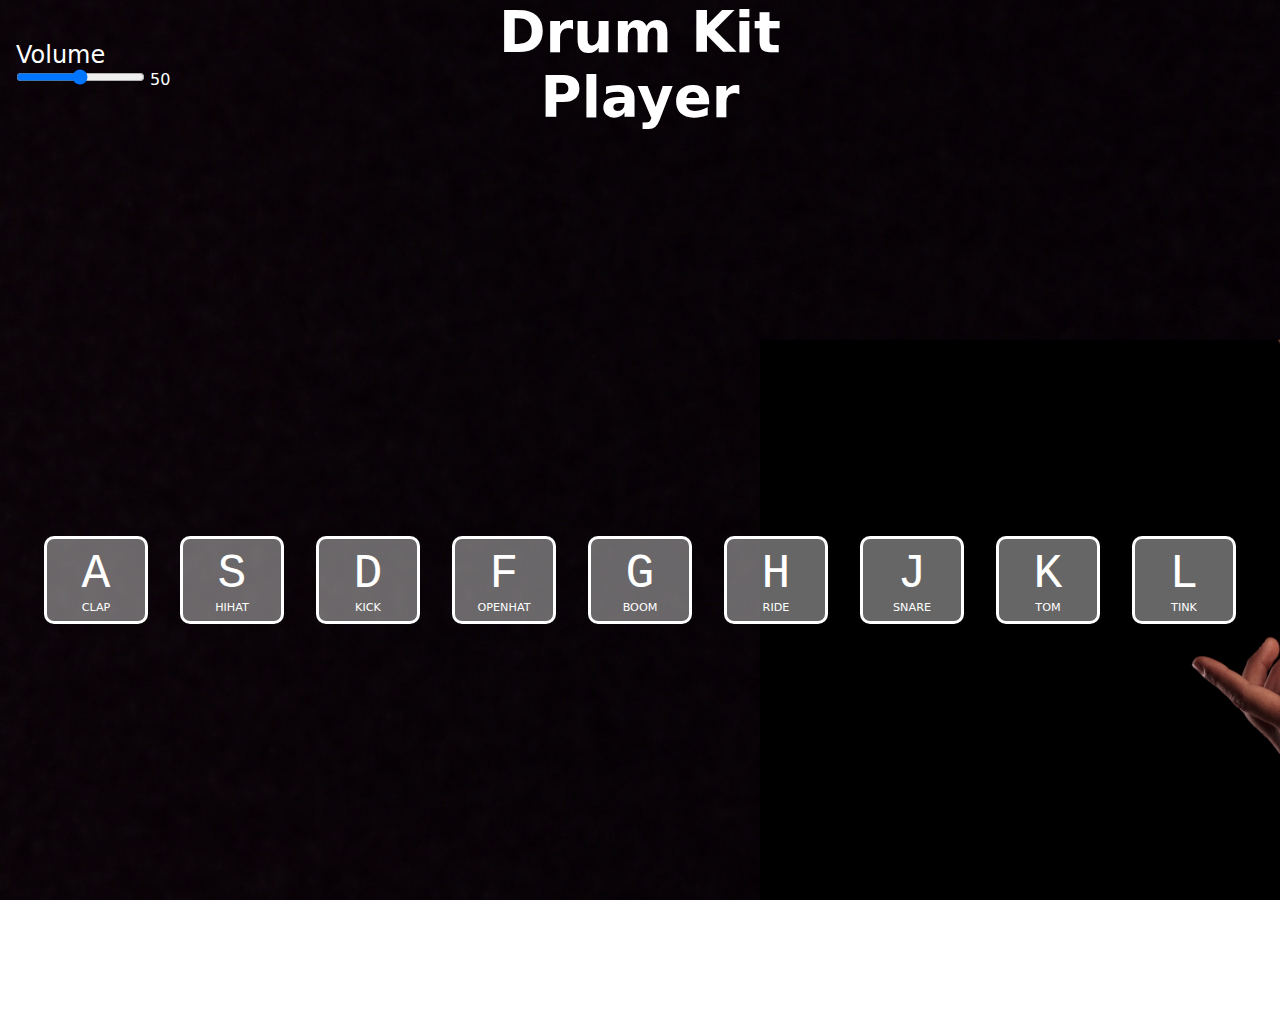
<file: 1-drumKit/index.html>
<!DOCTYPE html>
<html lang="en">

<head>
    <meta charset="UTF-8">
    <meta name="viewport" content="width=device-width, initial-scale=1.0">
    <title>JavaScript30 | Day 1 - Drum Kit</title>
    <link rel="stylesheet" href="styles.css">
    <link rel="icon" href="img/drum.ico" type="image/x-icon" />
    <link rel="shortcut icon" href="img/drum.ico" type="image/x-icon" />
</head>

<body>
    <header>
        <div class="volume-div">
            <h4>Volume</h4>
            <input type="range" min="1" max="100" value="50" step="1" id="volume">
            <span id="volume-value">50</span>
        </div>

        <div class="drum-title">
            <h3>Drum Kit Player</h3>
        </div>

        <span></span>
    </header>

    <main>

        <div data-key="65" class="key">
            <kbd>A</kbd>
            <span class="sound">clap</span>
        </div>

        <div data-key="83" class="key">
            <kbd>S</kbd>
            <span class="sound">hihat</span>
        </div>

        <div data-key="68" class="key">
            <kbd>D</kbd>
            <span class="sound">kick</span>
        </div>

        <div data-key="70" class="key">
            <kbd>F</kbd>
            <span class="sound">openhat</span>
        </div>

        <div data-key="71" class="key">
            <kbd>G</kbd>
            <span class="sound">boom</span>
        </div>

        <div data-key="72" class="key">
            <kbd>H</kbd>
            <span class="sound">ride</span>
        </div>

        <div data-key="74" class="key">
            <kbd>J</kbd>
            <span class="sound">snare</span>
        </div>

        <div data-key="75" class="key">
            <kbd>K</kbd>
            <span class="sound">tom</span>
        </div>

        <div data-key="76" class="key">
            <kbd>L</kbd>
            <span class="sound">tink</span>
        </div>

        <audio data-key="65" src="sounds/clap.wav"></audio>
        <audio data-key="83" src="sounds/hihat.wav"></audio>
        <audio data-key="68" src="sounds/kick.wav"></audio>
        <audio data-key="70" src="sounds/openhat.wav"></audio>
        <audio data-key="71" src="sounds/boom.wav"></audio>
        <audio data-key="72" src="sounds/ride.wav"></audio>
        <audio data-key="74" src="sounds/snare.wav"></audio>
        <audio data-key="75" src="sounds/tom.wav"></audio>
        <audio data-key="76" src="sounds/tink.wav"></audio>

    </main>

    <script src="drumKit.js"></script>
</body>

</html>
</file>
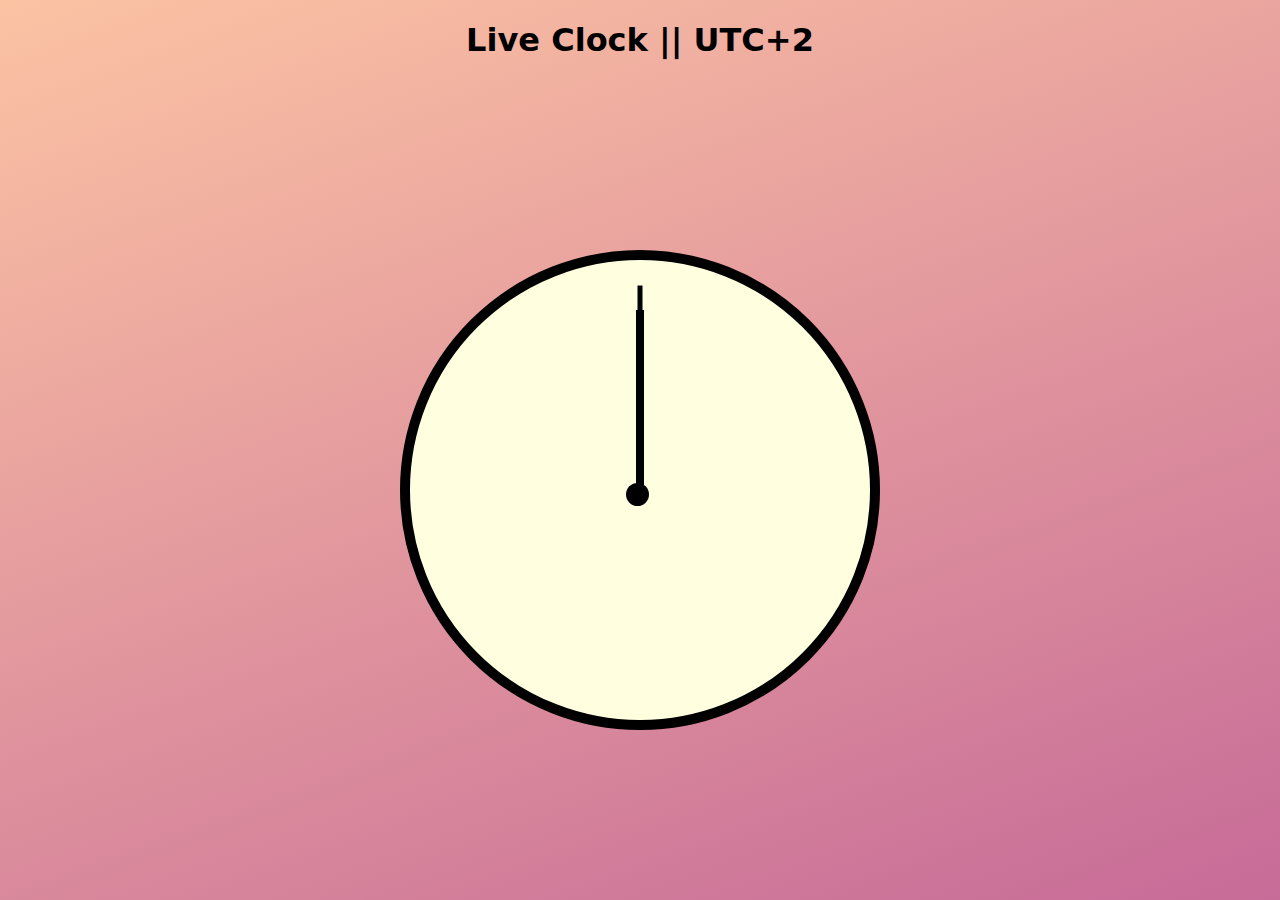
<file: 2-liveClock/index.html>
<!DOCTYPE html>
<html lang="en">

<head>
    <meta charset="UTF-8">
    <meta name="viewport" content="width=device-width, initial-scale=1.0">
    <title>Live Clock</title>
    <link rel="stylesheet" href="styles.css">
</head>

<body>
    <header>
        <h1>Live Clock || UTC+2</h1>
    </header>

    <main>
        <div class="clock">
            <div class="clock-face">
                <div class="style round-center"></div>
                <div class="style hand hour-hand"></div>
                <div class="style hand min-hand"></div>
                <div class="style hand sec-hand"></div>
            </div>
        </div>
    </main>

    <script src="script.js"></script>
</body>

</html>
</file>
<file: 1-drumKit/styles.css>
*,
*::before,
*::after {
    margin: 0;
    padding: 0;
    box-sizing: border-box;
}

body {
    height: 100vh;
    width: 100vw;
    font-family: system-ui, -apple-system, BlinkMacSystemFont, 'Segoe UI', Roboto, Oxygen, Ubuntu, Cantarell, 'Open Sans', 'Helvetica Neue', sans-serif;
    background: url('img/bg.png') no-repeat;
    background-size: cover;
    color: #ffffff;
}

header {
    display: grid;
    grid-template-columns: repeat(3, minmax(0, 1fr));
    align-items: center;
}

.volume-div {
    gap: 10px;
    padding: 1rem;
    grid-column: 1;
}

h4 {
    font-size: 1.5rem;
    font-weight: 200;
}

.drum-title {
    grid-column: 2;
    text-align: center;
    font-size: 3rem;
}

main {
    height: 100%;
    display: flex;
    justify-content: center;
    align-items: center;
    gap: 2rem;
}

kbd {
    font-size: 3rem;
}

.key {
    display: flex;
    flex-direction: column;
    justify-content: center;
    align-items: center;
    width: 6.5rem;
    height: 5.5rem;
    border: 3px solid #ffffff;
    background-color: rgba(255, 255, 255, 0.4);
    border-radius: 10px;
    transition: all .07s ease;
}

.sound {
    font-size: 0.7rem;
    text-transform: uppercase;
}

.playing {
    transform: scale(1.1);
    border-color: #ffc600;
    box-shadow: 0 0 10px #ffc600;
}
</file>
<file: 2-liveClock/styles.css>
*,
*:before,
*::after {
    margin: 0;
    padding: 0;
    box-sizing: border-box;
}

body {
    display: flex;
    flex-direction: column;
    justify-content: center;
    align-items: center;
    height: 100vh;
}

.clock {
    width: 30rem;
    height: 30rem;
    border: 10px solid black;
    border-radius: 50%;
    background-color: lightyellow;
}

.clock-face {
    position: relative;
    height: 100%;
    width: 100%;
}

.style {
    position: absolute;
    top: 50%;
    left: 50%;
    background-color: black;

}

.hand {
    transform-origin: 0%;
    transform: rotate(270deg);
    transition: transform 0.05s;
}

.hour-hand {
    width: 25%;
    height: 8px;
    transition-timing-function: ease-in-out;
}

.min-hand {
    width: 40%;
    height: 8px;
    transition-timing-function: ease-in-out;
}

.sec-hand {
    width: 45%;
    height: 5px;
    transition-timing-function: cubic-bezier(0.1, 2.7, 0.58, 1);
}

.round-center {
    border-radius: 50%;
    width: 5%;
    height: 5%;
    top: 48.5%;
    left: 47%;
}

/*Now let's style the rest of the page*/
body {
    background-image: linear-gradient(-20deg, #c76b98, #fcc3a3);
    font-family: system-ui, -apple-system, BlinkMacSystemFont, 'Segoe UI', Roboto, Oxygen, Ubuntu, Cantarell, 'Open Sans', 'Helvetica Neue', sans-serif;
}

header {
    display: flex;
    justify-content: center;
    align-items: center;
    height: 5rem;
}

main {
    flex-grow: 1;
    display: flex;
    justify-content: center;
    align-items: center;
}
</file>
